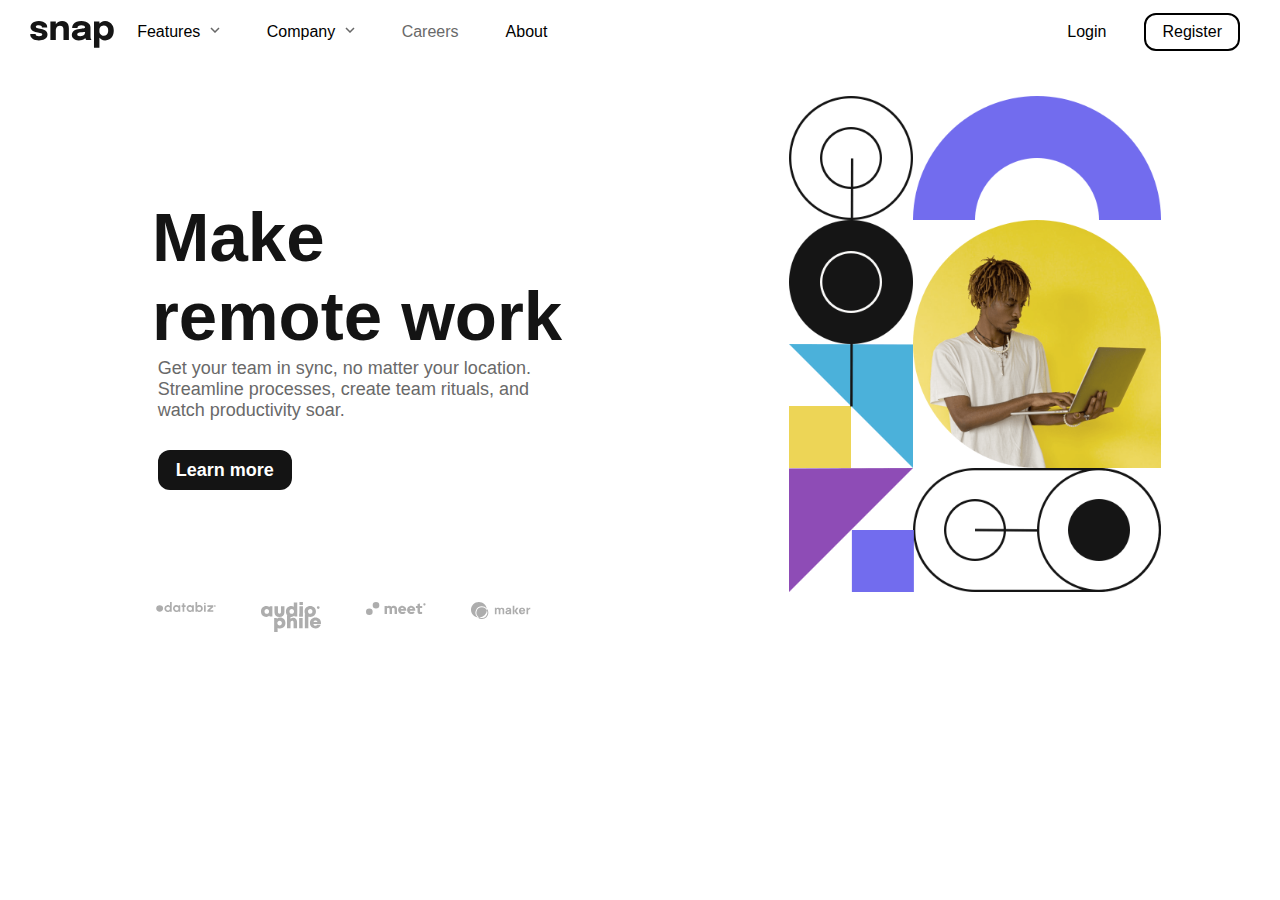
<file: index.html>
<!DOCTYPE html>
<html lang="en">
  <head>
    <meta charset="UTF-8" />
    <meta name="viewport" content="width=device-width, initial-scale=1.0" />
    <!-- displays site properly based on user's device -->
    <link
      rel="icon"
      type="image/png"
      sizes="32x32"
      href="./images/favicon-32x32.png"
    />
    <title>Frontend Mentor | Intro section with dropdown navigation</title>
    <link rel="stylesheet" href="styles.css" />
    <link rel="preconnect" href="https://fonts.googleapis.com" />
    <link rel="preconnect" href="https://fonts.gstatic.com" crossorigin />
    <link
      href="https://fonts.googleapis.com/css2?family=Epilogue:ital,wght@0,100..900;1,100..900&display=swap"
      rel="stylesheet"
    />
  </head>
  <body>
    <nav>
      <div class="nav-links nav-links-left">
        <div class="logo"><img src="images/logo.svg" alt="" /></div>
        <div class="nav-link-container">
          <div class="dropdown">
            <a href="#" class="dropbtn active"
              >Features <i class="arrow-icon"></i
            ></a>
            <!--onclick event to toggle dropdown -->
            <div class="dropdown-content">
              <a href="#"
                ><img src="images/icon-todo.svg" alt="" /> Todo List</a
              >
              <a href="#"
                ><img src="images/icon-calendar.svg" alt="" /> Calendar</a
              >
              <a href="#"
                ><img src="images/icon-reminders.svg" alt="" /> Reminders</a
              >
              <a href="#"
                ><img src="images/icon-planning.svg" alt="" /> Planning</a
              >
            </div>
          </div>
        </div>
        <div class="nav-link-container">
          <div class="dropdown">
            <a href="#" class="dropbtn">Company <i class="arrow-icon"></i></a>
            <!-- Added onclick event to toggle dropdown -->
            <div class="dropdown-content company-dropdown">
              <a href="#">History</a>
              <a href="#">Our Team</a>
              <a href="#">Blog</a>
            </div>
          </div>
        </div>
        <div class="nav-link-container">
          <a href="#" class="nav-link careers">Careers</a>
          <!-- Added "careers" class -->
        </div>
        <div class="nav-link-container">
          <a href="#" class="nav-link">About</a>
        </div>
      </div>
      <div class="nav-links nav-links-right">
        <a href="#" class="login-btn">Login</a>
        <a href="#" class="register-btn">Register</a>
      </div>
    </nav>
    <!-- First Card -->
    <div class="card">
      <div class="description">
        <h1>Make <br />remote work</h1>
        <br />
        <p>
          Get your team in sync, no matter your location.<br />
          Streamline processes, create team rituals, and<br />
          watch productivity soar.
        </p>
        <br />
        <a href="#" class="learn-btn"><b>Learn more</b> </a>
        <!-- Moved the button here -->
      </div>
      <img src="images/image-hero-desktop.png" alt="Image" />
    </div>
    <!-- Footer icons -->
    <footer>
      <div class="icon-container">
        <img src="images/client-databiz.svg" alt="Icon 1" />
        <img src="images/client-audiophile.svg" alt="Icon 2" />
        <img src="images/client-meet.svg" alt="Icon 3" />
        <img src="images/client-maker.svg" alt="Icon 4" />
      </div>
    </footer>

    <script src="index.js"></script>
  </body>
</html>
</file>
<file: styles.css>
body {
  margin: 0;
  font-family: Arial, sans-serif;
}

nav {
  display: flex;
  justify-content: space-between;
  align-items: center;
  background-color: #ffffff;
  color: #fff;
  padding: 10px 20px;
}

.nav-links {
  display: flex;
  margin-left: 3%;
}

.nav-links-left {
  display: flex; /* Change to flex to align links horizontally */
  align-items: center; /* Vertically center the links */
}

.nav-link-container {
  margin-right: 20px; /* Add margin between each link */
}

.nav-links-right {
  margin-left: auto;
}

nav a {
  color: #000000;
  text-decoration: none;
  padding: 23px;
}

.logo {
  font-size: 24px;
  font-weight: bold;
  margin-top: 2%;
  margin-left: -5%;
}

.login-btn,
.register-btn,
.learn-btn {
  padding: 8px 16px;
  background-color: #ffffff;
  border: 2px solid transparent;
  color: rgb(0, 0, 0);
  border-radius: 5px;
  cursor: pointer;
  text-decoration: none;
  margin-right: 20px; /* Add margin between buttons */
}

.login-btn:hover {
  background-color: #ffffff;
  border: 2px solid #000000;
  border-radius: 15px;
}

.register-btn:hover {
  background-color: #ffffff;
}
.register-btn {
  border: 2px solid black;
  border-radius: 12px;
}

.learn-btn:hover {
  background-color: #ffffff;
  border: 2px solid rgb(0, 0, 0);
  color: #000000;
}
.learn-btn {
  color: #ffffff;
  background-color: hsl(0, 0%, 8%);
  border-radius: 12px;
}

/* Additional styles for dropdown */
.dropdown {
  position: relative;
  display: inline-block;
  font-size: 16px;
}

.dropdown-content {
  display: none;
  position: absolute;
  background-color: #f9f9f9;
  min-width: 160px;
  box-shadow: 0px 8px 16px 0px rgba(0, 0, 0, 0.2);
  z-index: 1;
  border-radius: 3%;
}

.dropdown-content a {
  color: hsl(0, 0%, 8%);
  padding: 12px 16px;
  text-decoration: none;
  display: block;
}

.dropdown-content a:hover {
  background-color: #f1f1f1;
}

.dropdown:hover .dropdown-content {
  display: block;
}

.dropdown:hover .dropbtn {
  background-color: #ffffff;
}

.arrow-icon {
  display: inline-block;
  width: 10px;
  height: 10px;
  background-image: url("images/icon-arrow-down.svg");
  background-size: contain;
  background-repeat: no-repeat;
  margin-left: 5px;
}

.dropbtn.active .arrow-icon {
  background-image: url("images/icon-arrow-down.svg");
}

/* Cards */
.card {
  display: flex;
  align-items: center;
  justify-content: space-between;
  margin: 20px;
  background-color: #ffffff;
  border-radius: 8px;
  box-shadow: 0 4px 8px rgba(255, 255, 255, 0.1);
}

.card .description {
  padding: 15px;
  max-width: 100%;
  margin-left: 9.9%;
  margin-top: 10%;
  color: hsl(0, 0%, 41%);
  font-size: 18px;
}

.card .description h1 {
  position: absolute;
  left: 15px;
  top: 15px;
  margin-top: 14.3%;
  margin-left: 10.7%;
  font-size: 69px;
  color: hsl(0, 0%, 8%);
}

.card img {
  width: 30%;
  height: auto;
  margin-right: 8%;
  margin-top: 1%;
}

/* Adjust spacing between icon and label in dropdown */
.dropdown-content img {
  margin-right: 10px;
}

.dropdown-content.company-dropdown {
  left: 38.5px;
}
.nav-link-container {
  margin-right: 1px; /* Reduce the margin between each link */
}
footer {
  background-color: #ffffff;
  padding: 20px 0;
  text-align: center;
}

.icon-container {
  display: flex;
  margin-left: 12.1%;
  margin-top: -5%;
}

.icon-container img {
  width: 60px; /* Adjust the size as needed */
  margin: 0 10px; /* Adjust the margin between icons */
  height: 100%;
  opacity: 100%;
  margin-left: -2.9%;
  padding: 3%;
}
/* Styling for "Careers" */
.careers {
  color: hsl(0, 0%, 41%); /* Grey color */
}
</file>
